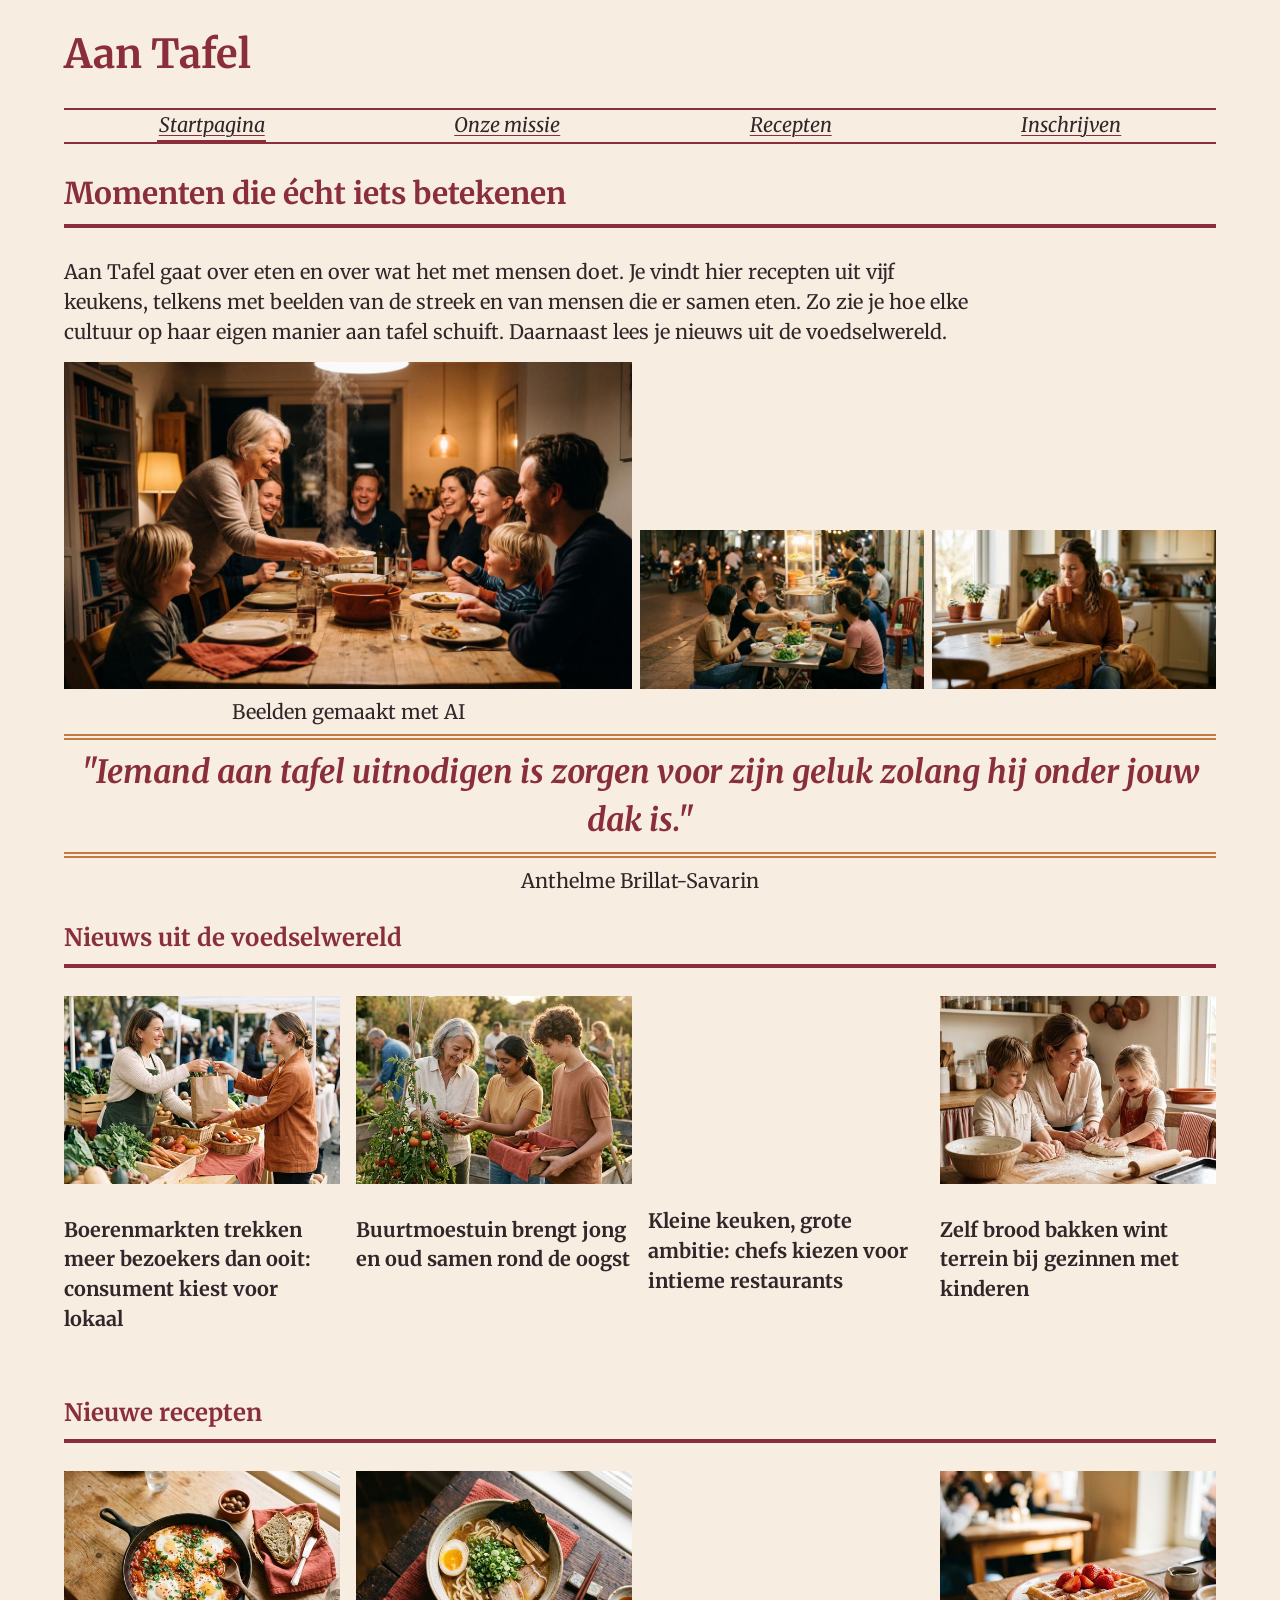
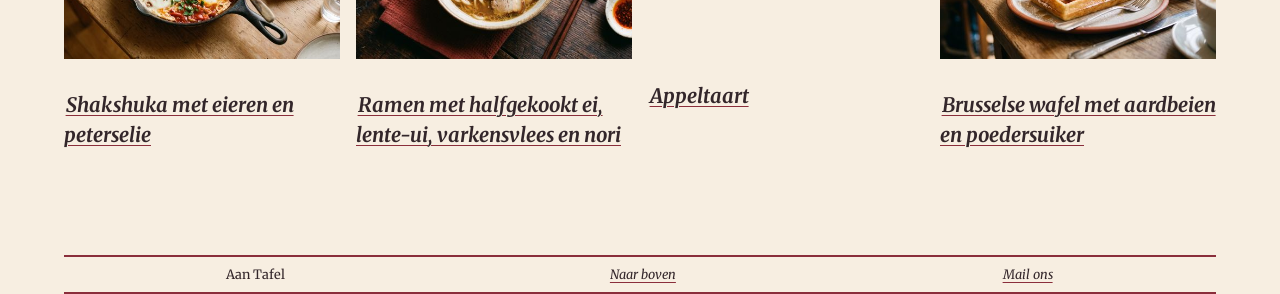
<file: index.html>
<!DOCTYPE html>
<html lang="nl">

<head>
    <meta charset="UTF-8">
    <meta name="viewport" content="width=device-width, initial-scale=1.0">
    <link rel="stylesheet" href="style.css">
    <title>Aan Tafel: startpagina</title>
</head>

<body>
    <header id="header">
        <h1>Aan Tafel</h1>
        <nav aria-label="Hoofdmenu">
            <ul>
                <li id="current" class="make-header-underlining">
                    <a aria-current="page" href="index.html">Startpagina</a>
                </li>
                <li class="make-header-underlining">
                    <a href="onze-missie.html">Onze missie</a>
                </li>
                <li>
                    <a href="recepten.html">Recepten</a>
                </li>
                <li>
                    <a href="inschrijven.html">Inschrijven</a>
                </li>
            </ul>
        </nav>
    </header>


    <main>


        <section class="homepage-top-pics">

            <h2>Momenten die écht iets betekenen</h2>
            <p>Aan Tafel gaat over eten en over wat het met mensen doet.
                Je vindt hier recepten uit vijf keukens, telkens met beelden van de streek
                en van mensen die er samen eten.
                Zo zie je hoe elke cultuur op haar eigen manier aan tafel schuift.
                Daarnaast lees je nieuws uit de voedselwereld.
            </p>


            <figure>

                <picture class="spans-for-tablet-desktop">
                    <source media="(min-width: 1024px)" srcset="img/startpagina/desktop/h1.jpg">
                    <source media="(min-width: 600px)" srcset="img/startpagina/tablet/h1.jpg">
                    <img src="img/startpagina/mobiel/h1.jpg" alt="Oma dient een dampend gerecht op aan een lachende familie van drie generaties.">
                </picture>

                <picture class="visible-from-tablet">
                    <source media="(min-width: 1024px)" srcset="img/startpagina/desktop/h2.jpg">
                    <img src="img/startpagina/tablet/h2.jpg" alt="Koppel deelt pasta en rode wijn aan een geruit tafelkleed in een trattoria.">
                </picture>

                <picture class="visible-from-tablet">
                    <source media="(min-width: 1024px)" srcset="img/startpagina/desktop/h3.jpg">
                    <img src="img/startpagina/tablet/h3.jpg" alt="Twee koppels delen mezze en vis op een terras aan zee bij zonsondergang.">
                </picture>

                <picture class="visible-from-desktop">
                    <img src="img/startpagina/desktop/h4.jpg" alt="Vrienden zitten 's avonds op lage plastic krukjes aan een straatkraampje in Hanoi en delen kommen pho en verse kruiden.">
                </picture>

                <picture class="visible-from-desktop">
                    <img src="img/startpagina/desktop/h5.jpg" alt="Vrouw ontbijt met koffie aan de keukentafel terwijl haar golden retriever zijn kop op haar knie legt">
                </picture>

                <figcaption>Beelden gemaakt met AI</figcaption>

            </figure>

        </section>


        <figure>

            <blockquote>
                <p>"Iemand aan tafel uitnodigen is zorgen voor zijn geluk zolang
                    hij onder jouw dak is."
                </p>

            </blockquote>

            <figcaption>Anthelme Brillat-Savarin</figcaption>

        </figure>

        <section class="news news-new-recipes">
            <h3>Nieuws uit de voedselwereld</h3>

            <!-- This news section is placeholder content. It would require
             another page. Which was beyond the scope of this project. Given time constraints I stuck to four pages.
             The four pages should show that I could make that news page if it was necessary.
             I didn't want to add "fake" links. So I just made the headers without them. -->
            <article>
                <picture>
                    <source media="(min-width: 1024px)" srcset="img/startpagina/desktop/n1.jpg">
                    <source media="(min-width: 600px)" srcset="img/startpagina/tablet/n1.jpg">
                    <img loading="lazy" src="img/startpagina/mobiel/n1.jpg"
                        alt="Verkoopster geeft een klant een papieren zak groenten mee op een boerenmarkt.">
                </picture>
                <h4>Boerenmarkten trekken meer bezoekers dan ooit: consument kiest voor lokaal</h4>
            </article>

            <article>
                <picture>
                    <source media="(min-width: 1024px)" srcset="img/startpagina/desktop/n2.jpg">
                    <source media="(min-width: 600px)" srcset="img/startpagina/tablet/n2.jpg">
                    <img loading="lazy" src="img/startpagina/mobiel/n2.jpg"
                        alt="Buren van verschillende leeftijden oogsten samen tomaten in een buurttuin.">
                </picture>
                <h4>Buurtmoestuin brengt jong en oud samen rond de oogst</h4>
            </article>

            <article class="visible-from-tablet">
                <picture>
                    <source media="(min-width: 1024px)" srcset="img/startpagina/desktop/n3.jpg">
                    <img loading="lazy" src="img/startpagina/tablet/n3.jpg"
                        alt="Chef werkt met een pincet een bord af in een kleine restaurantkeuken.">
                </picture>
                <h4>Kleine keuken, grote ambitie: chefs kiezen voor intieme restaurants</h4>
            </article>

            <article class="visible-from-desktop">

                <picture>
                    <img loading="lazy" src="img/startpagina/desktop/n4.jpg" alt="Moeder en twee kinderen kneden samen brooddeeg op een bebloemde tafel.">
                </picture>

                <h4>Zelf brood bakken wint terrein bij gezinnen met kinderen</h4>
            </article>

        </section>


        <section class="new-recipes news-new-recipes">

            <h3>Nieuwe recepten</h3>

            <article>
                <picture>
                    <source media="(min-width: 1024px)" srcset="img/startpagina/desktop/r1.jpg">
                    <source media="(min-width: 600px)" srcset="img/startpagina/tablet/r1.jpg">
                    <img loading="lazy" src="img/startpagina/mobiel/r1.jpg"
                        alt="Shakshuka in een gietijzeren pan, met brood ernaast.">
                </picture>
                <h4><a href="recepten.html#shakshuka">Shakshuka met eieren en peterselie</a></h4>
            </article>

            <article>
                <picture>
                    <source media="(min-width: 1024px)" srcset="img/startpagina/desktop/r2.jpg">
                    <source media="(min-width: 600px)" srcset="img/startpagina/tablet/r2.jpg">
                    <img loading="lazy" src="img/startpagina/mobiel/r2.jpg" alt="Ramen in een kom.">
                </picture>
                <h4><a href="recepten.html#ramen">Ramen met halfgekookt ei, lente-ui, varkensvlees en nori</a></h4>
            </article>

            <article class="visible-from-tablet">
                <picture>
                    <source media="(min-width: 1024px)" srcset="img/startpagina/desktop/r3.jpg">
                    <img loading="lazy" src="img/startpagina/tablet/r3.jpg"
                        alt="Appeltaart met rasterdeeg op een geruit doek, met een stuk op een bordje.">
                </picture>
                <h4><a href="recepten.html#apple-pie">Appeltaart</a></h4>
            </article>

            <article class="visible-from-desktop">

                <picture>
                    <img loading="lazy" src="img/startpagina/desktop/r4.jpg" alt="Brusselse wafel in een gezellig café.">
                </picture>

                <h4><a href="recepten.html#waffle">Brusselse wafel met aardbeien en poedersuiker</a></h4>
            </article>

        </section>

    </main>


    <footer>

        <p>Aan Tafel</p>

        <a href="#header">Naar boven</a>

        <address>
            <a href="mailto:jonathan.smeets@student.ucll.be">Mail ons</a>
        </address>

    </footer>


</body>

</html>
</file>
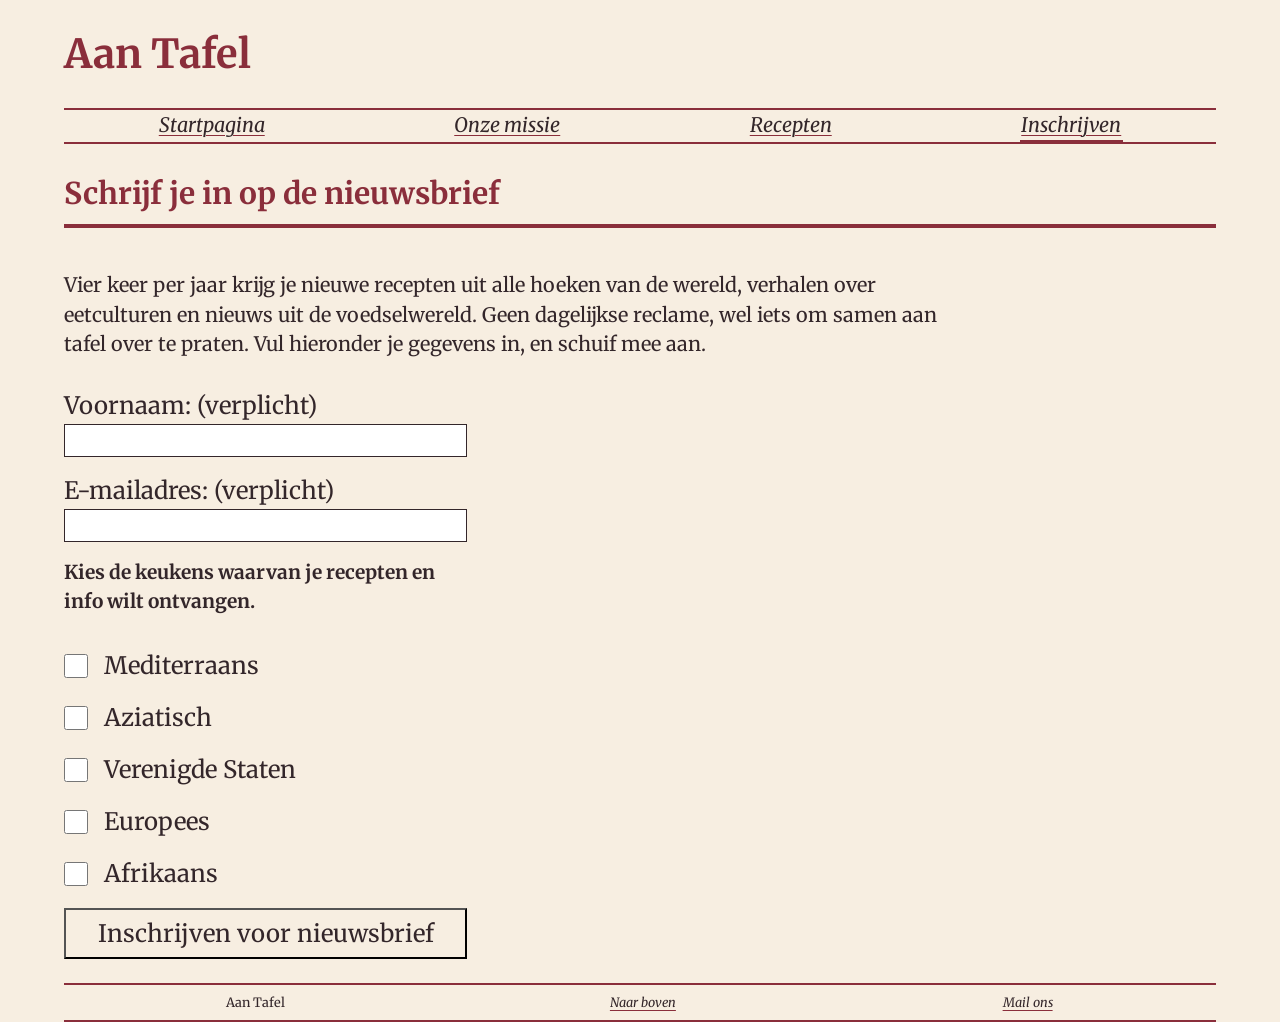
<file: inschrijven.html>
<!DOCTYPE html>
<html lang="nl">
<head>
    <meta charset="UTF-8">
    <meta name="viewport" content="width=device-width, initial-scale=1.0">
    <link rel="stylesheet" href="style.css">
    <title>Aan Tafel: Inschrijven</title>
</head>
<body>
    <header id="header">
        <h1>Aan Tafel</h1>
        <nav aria-label="Hoofdmenu">
            <ul>
                <li class="make-header-underlining">
                    <a href="index.html">Startpagina</a>
                </li>
                <li class="make-header-underlining">
                    <a href="onze-missie.html">Onze missie</a>
                </li>
                <li>
                    <a href="recepten.html">Recepten</a>
                </li>
                <li id="current">
                    <a  aria-current="page" href="inschrijven.html">Inschrijven</a>
                </li>
            </ul>
        </nav>
    </header>


    <main>

        <section class="subscription">

            <h2>Schrijf je in op de nieuwsbrief</h2>

            <p>Vier keer per jaar krijg je nieuwe recepten uit alle hoeken van de wereld,
                verhalen over eetculturen en nieuws uit de voedselwereld.
                Geen dagelijkse reclame, wel iets om samen aan tafel over te praten.
                Vul hieronder je gegevens in, en schuif mee aan.
            </p>

            <form action="#" method="post">
                <div>
                    <label for="voornaam">Voornaam: (verplicht)</label>
                    <input type="text" id="voornaam" required maxlength="100" name="voornaam">
                </div>

                <div>
                    <label for="e-mailadres">E-mailadres: (verplicht)</label>
                    <input type="email" id="e-mailadres" required maxlength="254" name="e-mailadres">
                </div>
                <fieldset>
                    <legend>Kies de keukens waarvan je recepten en info wilt ontvangen.</legend>

                    <div class="checkbox-section">
                        <input type="checkbox" id="optie-Mediterraans" name="optie-Mediterraans">
                        <label for="optie-Mediterraans">Mediterraans</label>
                        <input type="checkbox" id="optie-Aziatisch" name="optie-Aziatisch">
                        <label for="optie-Aziatisch">Aziatisch</label>
                        <input type="checkbox" id="optie-Verenigde-Staten" name="optie-Verenigde-Staten">
                        <label for="optie-Verenigde-Staten">Verenigde Staten</label>
                        <input type="checkbox" id="optie-Europees" name="optie-Europees">
                        <label for="optie-Europees">Europees</label>
                        <input type="checkbox" id="optie-Afrikaans" name="optie-Afrikaans">
                        <label for="optie-Afrikaans">Afrikaans</label>
                    </div>
                </fieldset>


                <button type="submit">Inschrijven voor nieuwsbrief</button>
            </form>

        </section>

    </main>



    <footer>

        <p>Aan Tafel</p>

        <a href="#header">Naar boven</a>

        <address>
            <a href="mailto:jonathan.smeets@student.ucll.be">Mail ons</a>
        </address>

    </footer>

</body>
</html>
</file>
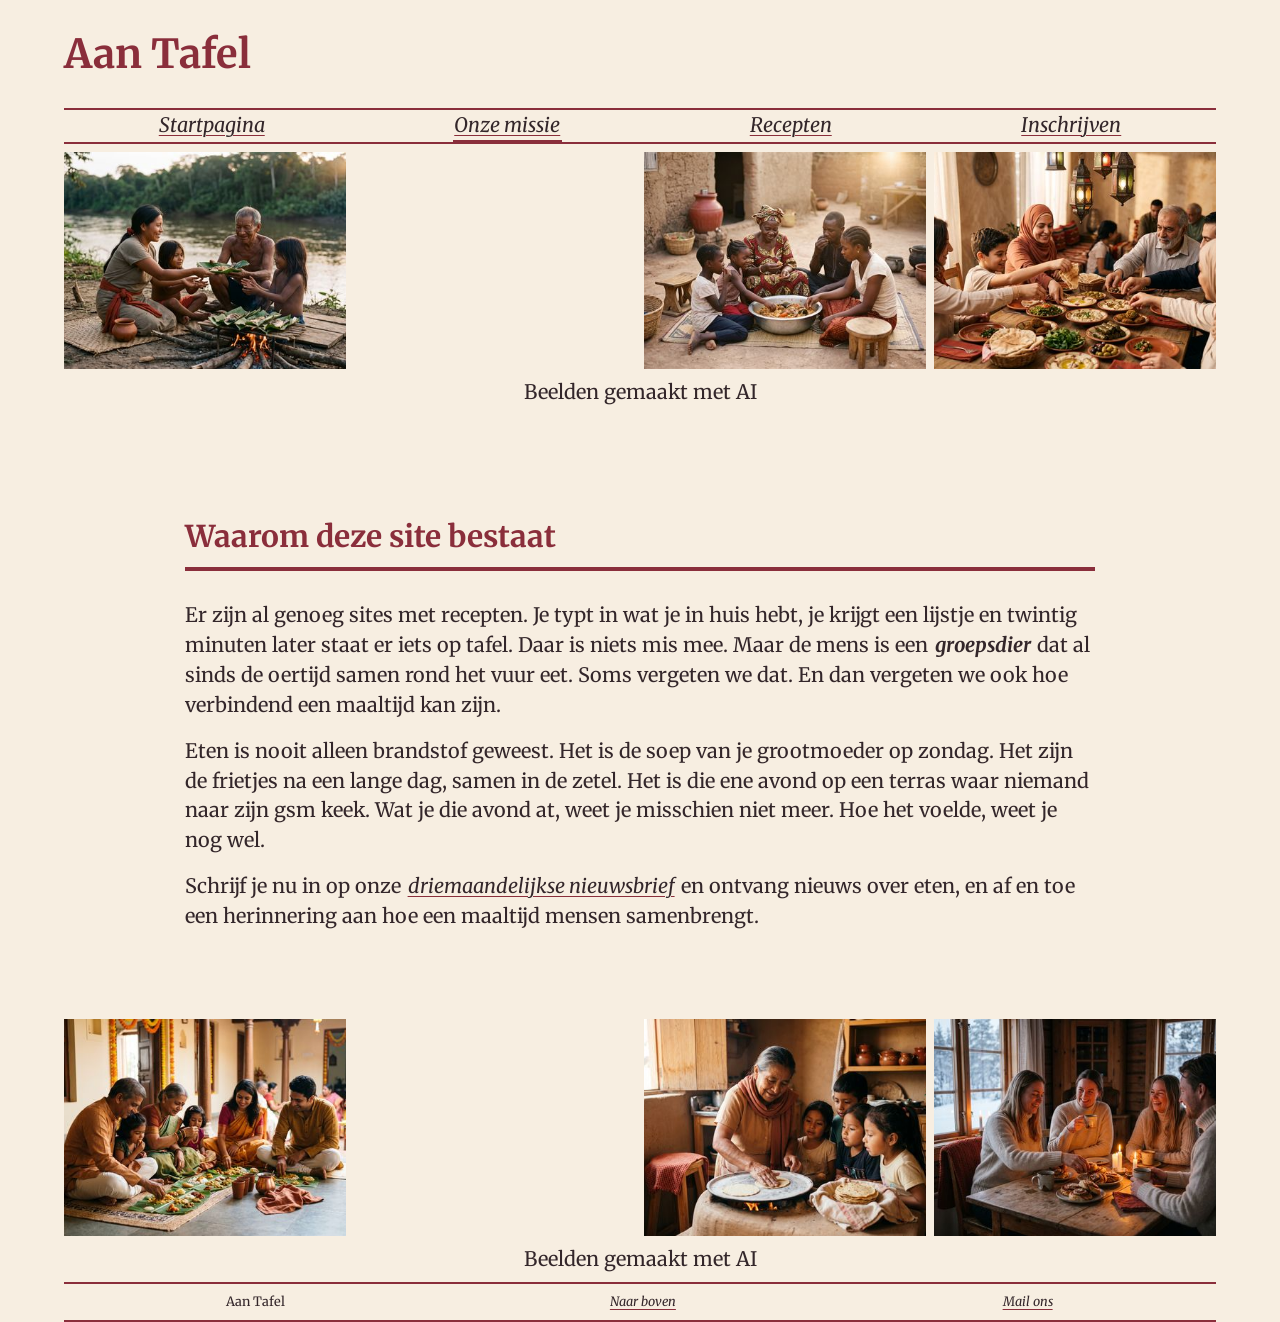
<file: onze-missie.html>
<!DOCTYPE html>
<html lang="nl">
<head>
    <meta charset="UTF-8">
    <meta name="viewport" content="width=device-width, initial-scale=1.0">
    <link rel="stylesheet" href="style.css">
    <title>Aan Tafel: Onze Missie</title>
</head>
<body>
    <header id="header">
        <h1>Aan Tafel</h1>
        <nav aria-label="Hoofdmenu">
            <ul>
                <li class="make-header-underlining">
                    <a href="index.html">Startpagina</a>
                </li>
                <li id="current" class="make-header-underlining">
                    <a aria-current="page" href="onze-missie.html">Onze missie</a>
                </li>
                <li>
                    <a href="recepten.html">Recepten</a>
                </li>
                <li>
                    <a href="inschrijven.html">Inschrijven</a>
                </li>
            </ul>
        </nav>
    </header>


    <main>

        <figure class="mission-top-pics mission-tb-pics">
            <picture>
                <source media="(min-width: 1024px)" srcset="img/onze-missie/desktop/m1.jpg">
                <source media="(min-width: 600px)"  srcset="img/onze-missie/tablet/m1.jpg">
                <img src="img/onze-missie/mobiel/m1.jpg" alt="Familie grilt vis in bladeren boven een vuur aan de oever van een rivier in het Amazonegebied">
            </picture>

            <picture class="visible-from-tablet">
                <source media="(min-width: 1024px)" srcset="img/onze-missie/desktop/m2.jpg">
                <img src="img/onze-missie/tablet/m2.jpg" alt="Twee vriendinnen praten bij koffie en taart in een diner in New York">
            </picture>

            <picture class="visible-from-desktop">
                <img src="img/onze-missie/desktop/m3.jpg" alt="Familie in West-Afrika zit op een mat rond één grote schaal eten">
            </picture>

            <picture class="visible-from-desktop">
                <img src="img/onze-missie/desktop/m5.jpg" alt="Familie in het Midden-Oosten deelt mezze en platbrood aan een tafel vol schaaltjes">
            </picture>

            <figcaption>Beelden gemaakt met AI</figcaption>

        </figure>

        <article class="mission">
            <h2>Waarom deze site bestaat</h2>
            <p>Er zijn al genoeg sites met recepten. Je typt in wat je in huis hebt, je krijgt een lijstje en twintig minuten later staat er iets op tafel. Daar is niets mis mee.
                Maar de mens is een <em>groepsdier</em> dat al sinds de oertijd samen rond het vuur eet. Soms vergeten we dat. En dan vergeten we ook hoe verbindend een maaltijd kan zijn.</p>
            <p>Eten is nooit alleen brandstof geweest. Het is de soep van je grootmoeder op zondag. Het zijn de frietjes na een lange dag, samen in de zetel. Het is die ene avond op een
                terras waar niemand naar zijn gsm keek. Wat je die avond at, weet je misschien niet meer. Hoe het voelde, weet je nog wel.</p>

            <p>
                Schrijf je nu in op onze <a href="inschrijven.html">driemaandelijkse nieuwsbrief</a> en ontvang nieuws over eten, en af en toe een herinnering aan hoe een maaltijd mensen samenbrengt.</p>
        </article>

        <figure class="mission-bottom-pics mission-tb-pics">
            <picture>
                <source media="(min-width: 1024px)" srcset="img/onze-missie/desktop/m6.jpg">
                <source media="(min-width: 600px)" srcset="img/onze-missie/tablet/m6.jpg">
                <img loading="lazy" src="img/onze-missie/mobiel/m6.jpg" alt="Indiaas gezin eet op de vloer van bananenbladeren, tussen feestelijke bloemenslingers">
            </picture>

            <picture class="visible-from-tablet">
                <source media="(min-width: 1024px)" srcset="img/onze-missie/desktop/m4.jpg">
                <img loading="lazy" src="img/onze-missie/tablet/m4.jpg" alt="Japans gezin aan een lage tafel rond een dampende nabe">
            </picture>

            <picture class="visible-from-desktop">
                <img loading="lazy" src="img/onze-missie/desktop/m7.jpg" alt="Mexicaanse oma bakt tortilla's terwijl haar kleinkinderen toekijken">
            </picture>

            <picture class="visible-from-desktop">
                <img loading="lazy" src="img/onze-missie/desktop/m8.jpg" alt="Vrienden houden fika met koffie en gebak in een houten hut, met sneeuw achter het raam">
            </picture>

            <figcaption>Beelden gemaakt met AI</figcaption>

        </figure>


    </main>

    <footer>

        <p>Aan Tafel</p>

        <a href="#header">Naar boven</a>

        <address>
            <a href="mailto:jonathan.smeets@student.ucll.be">Mail ons</a>
        </address>

    </footer>


</body>
</html>
</file>
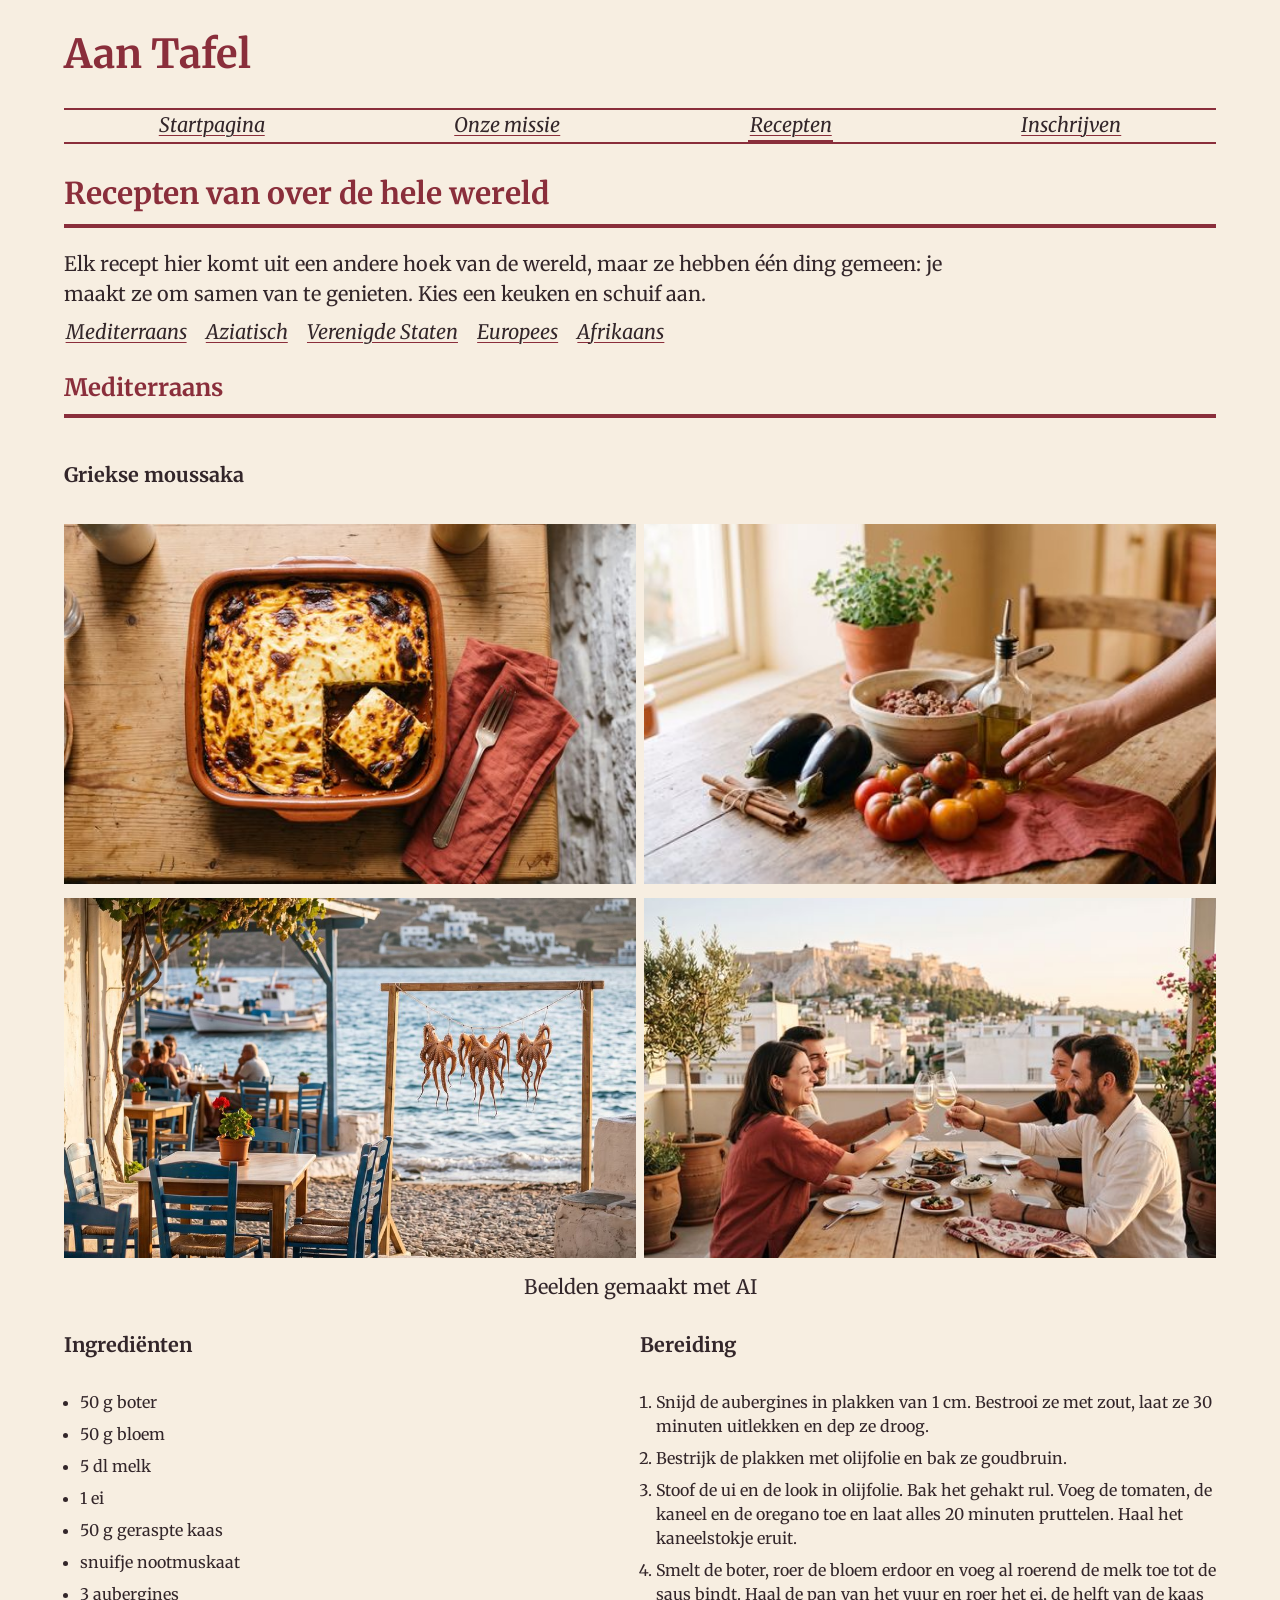
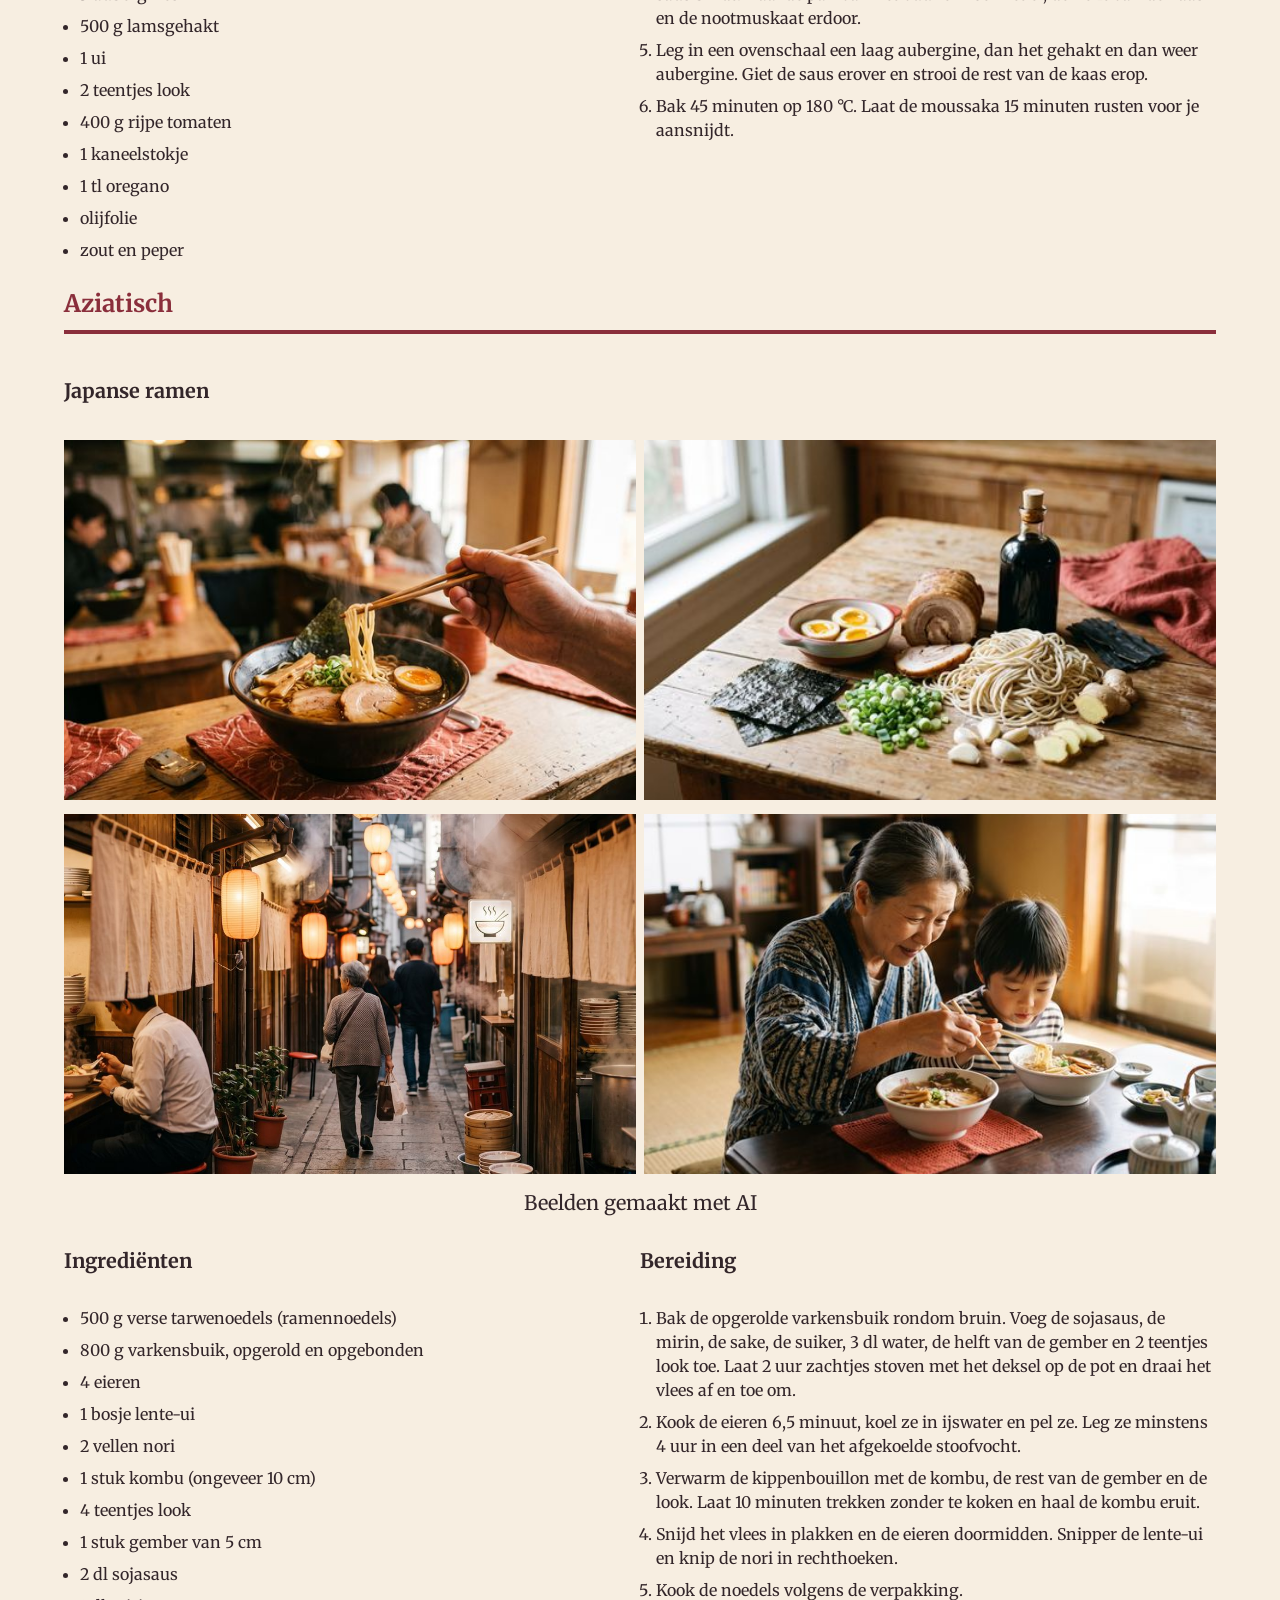
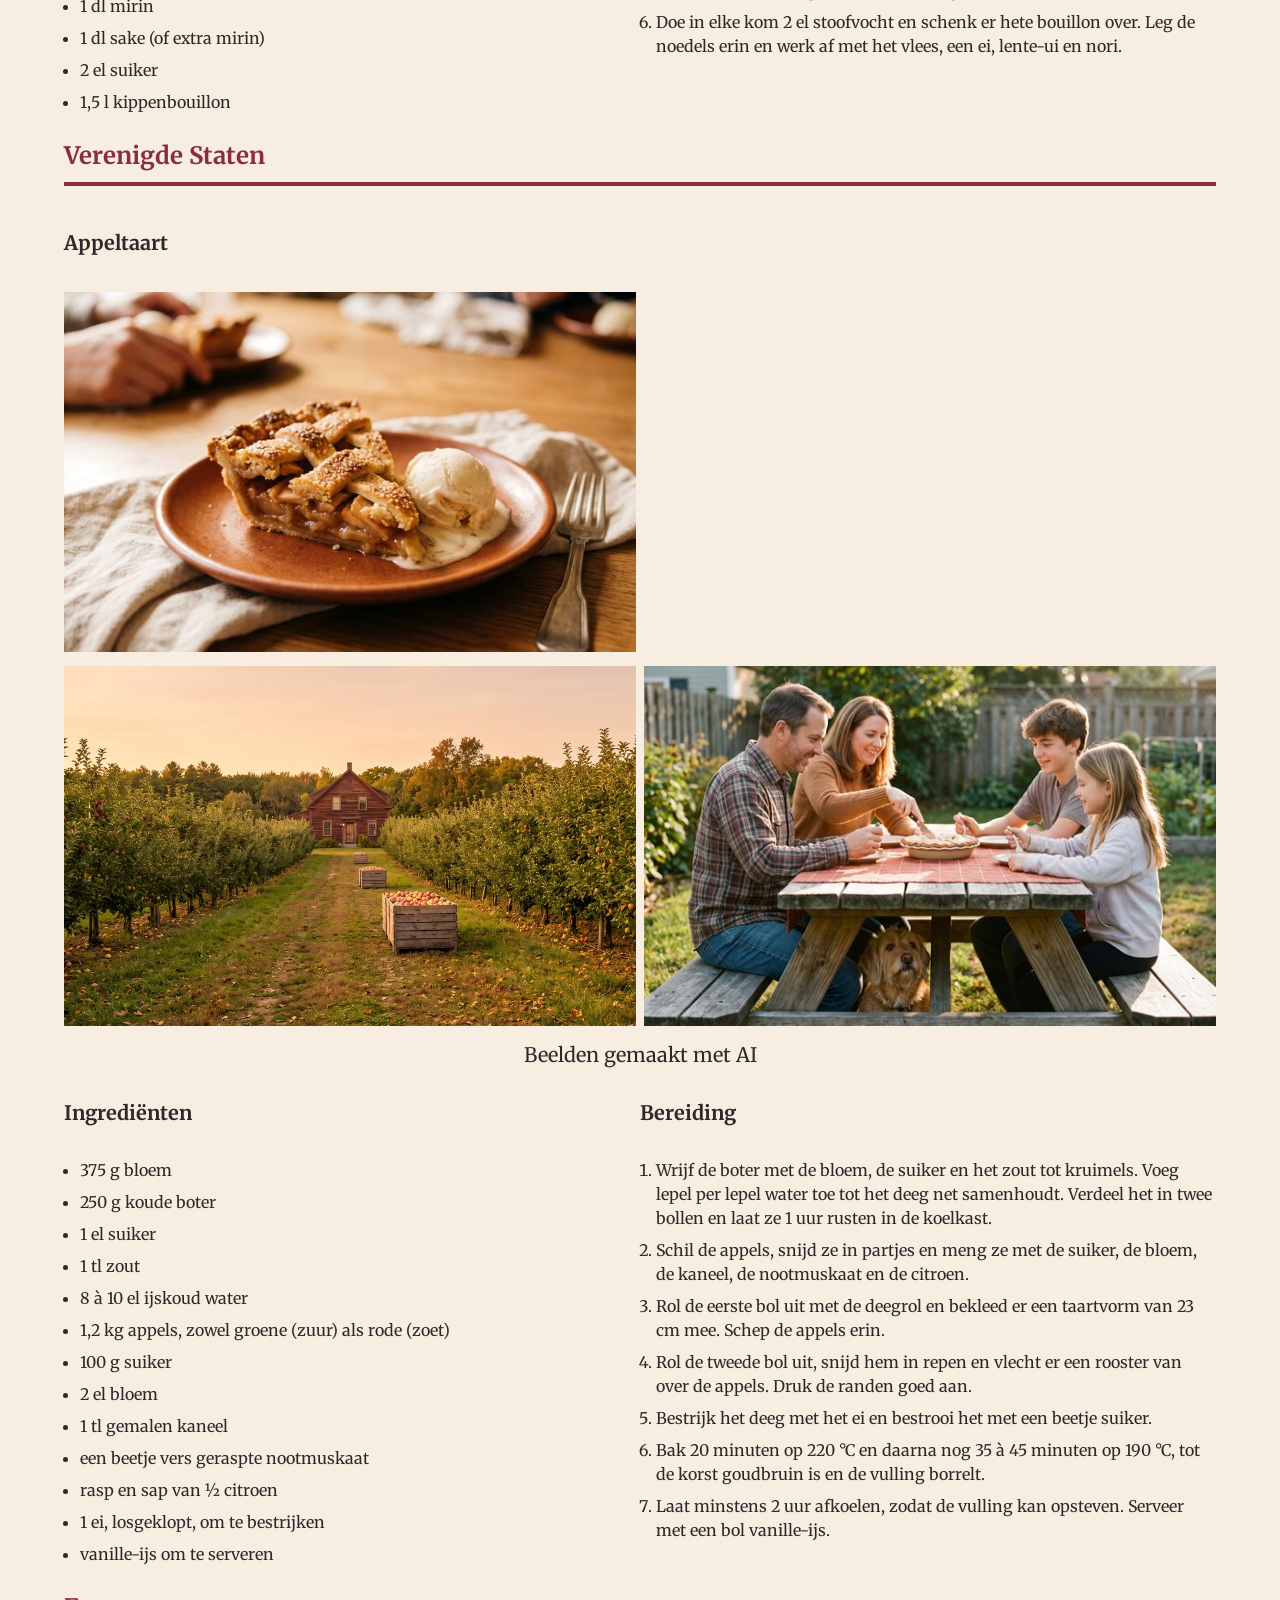
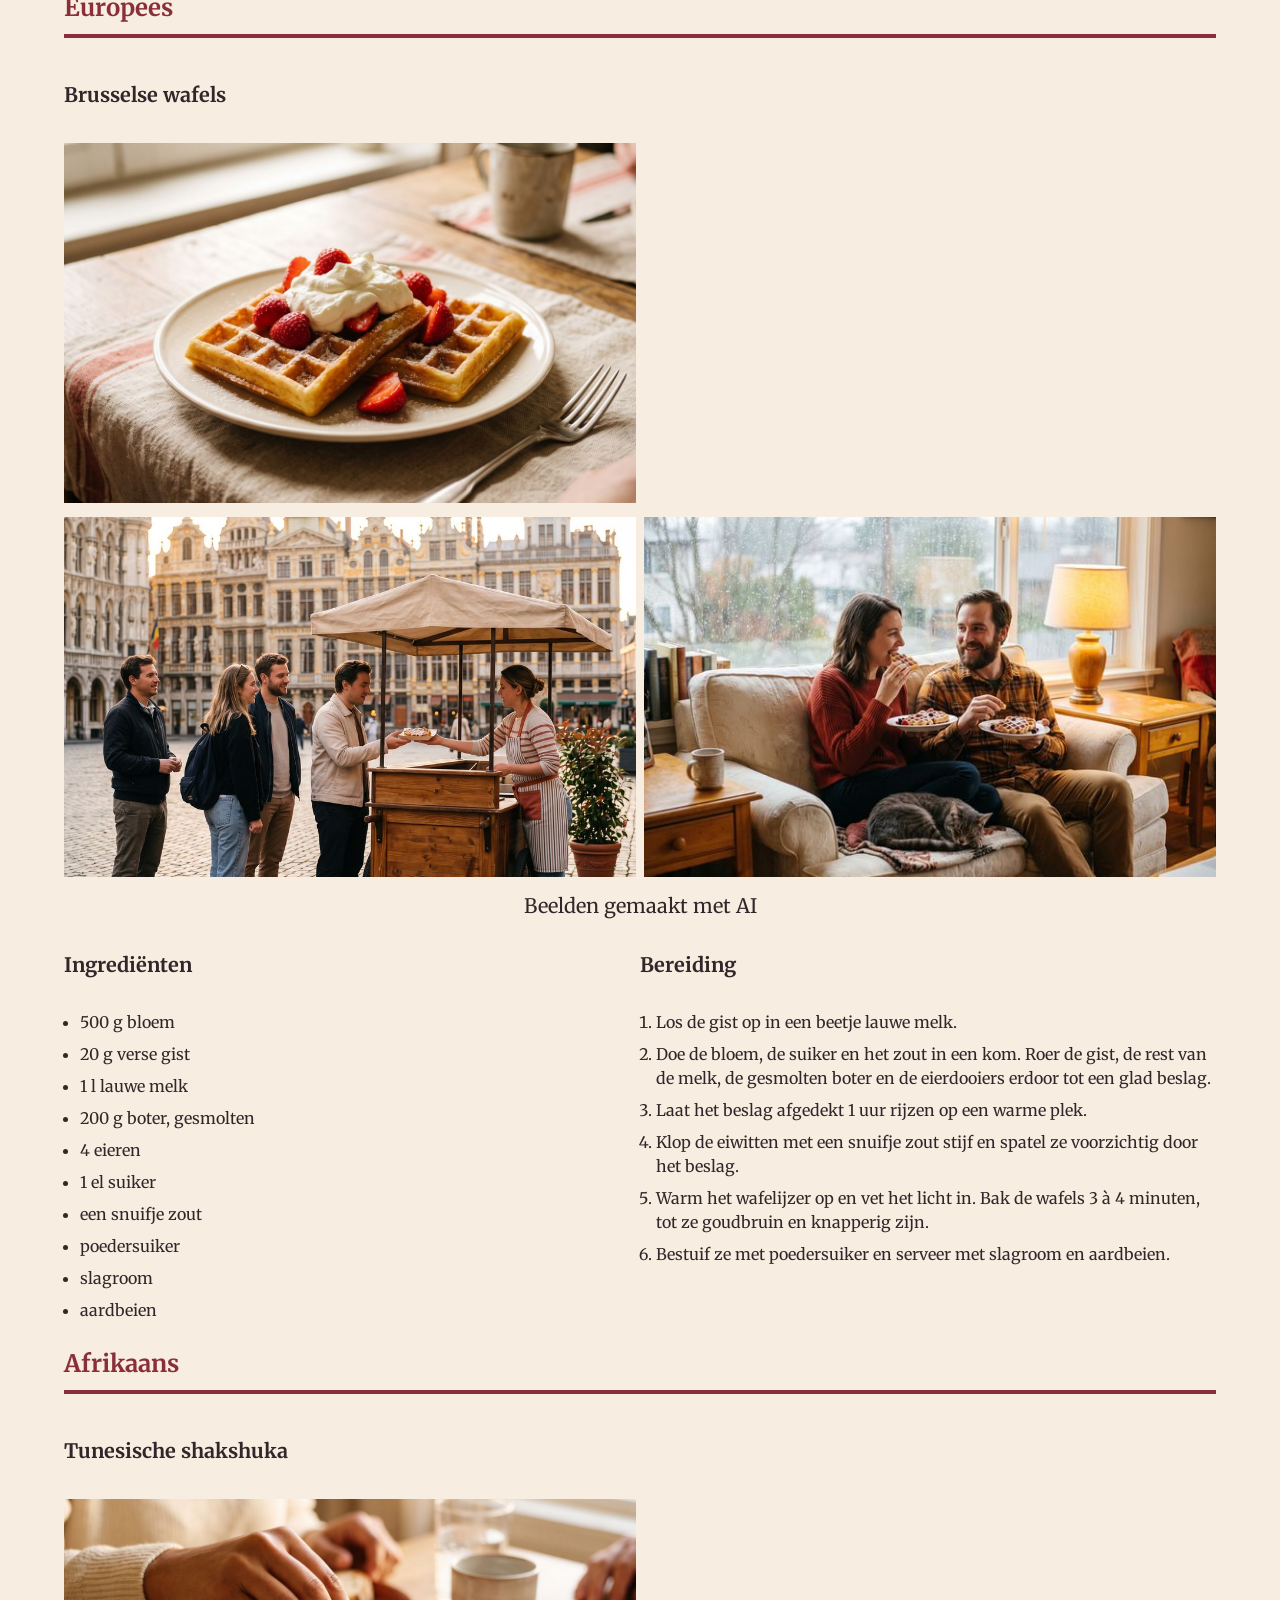
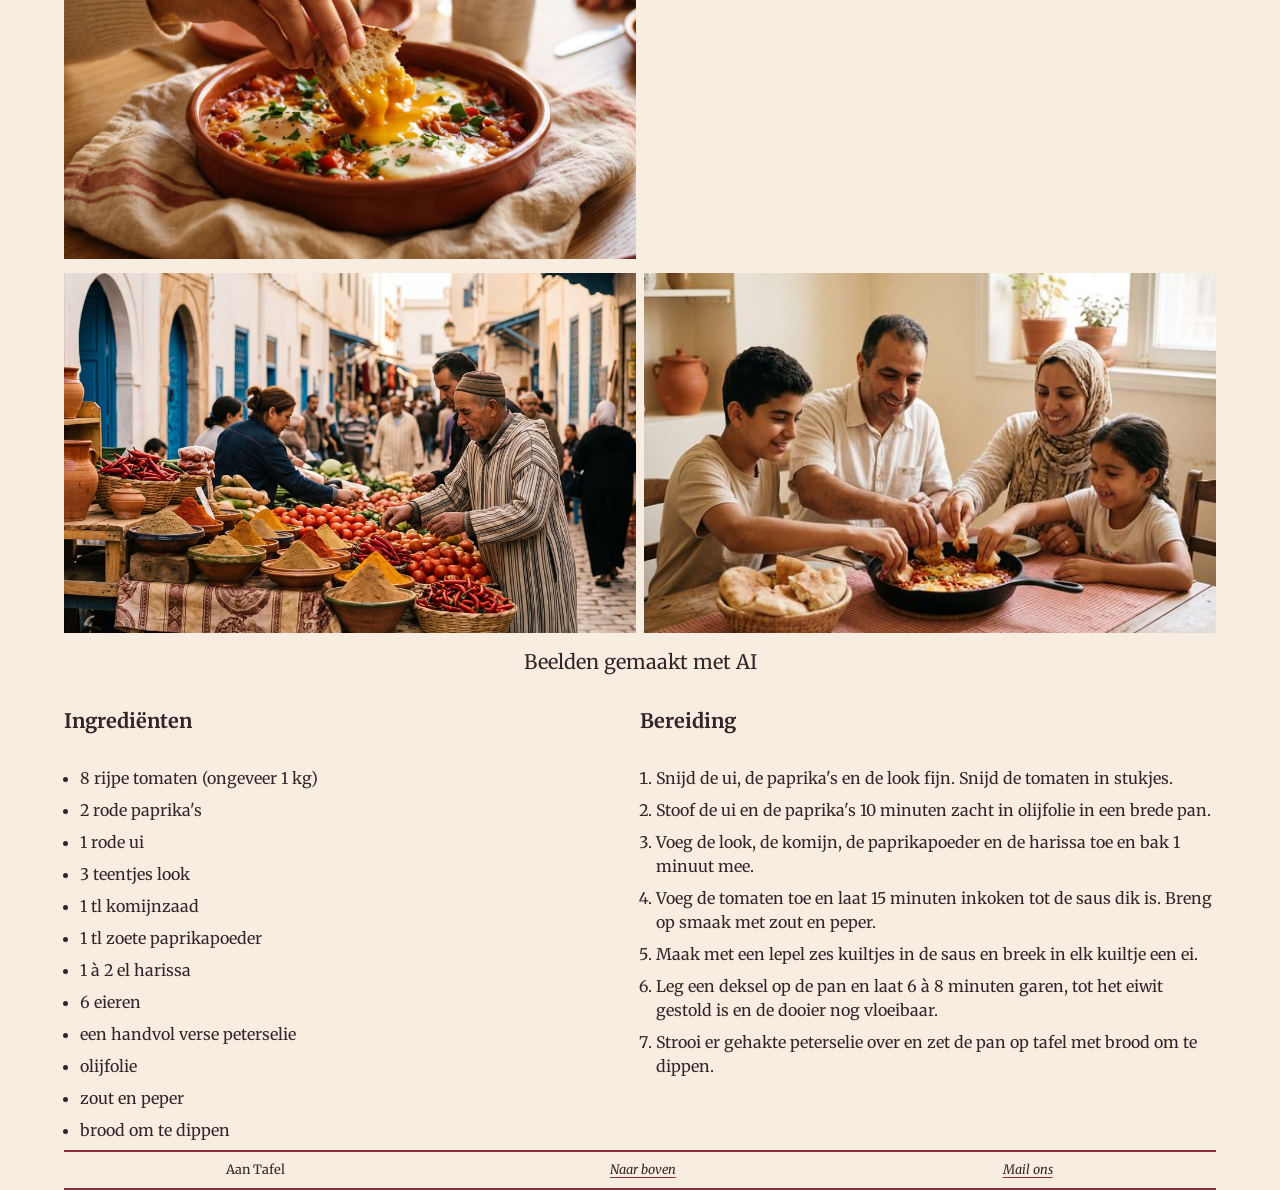
<file: recepten.html>
<!DOCTYPE html>
<html lang="nl">

<head>
    <meta charset="UTF-8">
    <meta name="viewport" content="width=device-width, initial-scale=1.0">
    <link rel="stylesheet" href="style.css">
    <title>Aan Tafel: Recepten</title>
</head>

<body>
    <header id="header">
        <h1>Aan Tafel</h1>
        <nav aria-label="Hoofdmenu">
            <ul>
                <li class="make-header-underlining">
                    <a href="index.html">Startpagina</a>
                </li>
                <li class="make-header-underlining">
                    <a href="onze-missie.html">Onze missie</a>
                </li>
                <li id="current">
                    <a aria-current="page" href="recepten.html">Recepten</a>
                </li>
                <li>
                    <a href="inschrijven.html">Inschrijven</a>
                </li>
            </ul>
        </nav>
    </header>


    <main>


        <h2>Recepten van over de hele wereld</h2>
        <p>Elk recept hier komt uit een andere hoek van de wereld, maar ze hebben één ding gemeen: je maakt ze om samen
            van te genieten. Kies een keuken en schuif aan.</p>

        <nav aria-label="keukens">
            <ul class="recipes-ul">
                <li><a href="#mediterranean-recipes">Mediterraans</a>
                </li>
                <li><a href="#asian-recipes">Aziatisch</a>
                </li>
                <li><a href="#usa-recipes">Verenigde Staten</a>
                </li>
                <li><a href="#european-recipes">Europees</a>
                </li>
                <li><a href="#african-recipes">Afrikaans</a>
                </li>
            </ul>
        </nav>

        <section id="mediterranean-recipes">

            <h3>Mediterraans</h3>

            <article class="recipe-article">
                <h4>Griekse moussaka</h4>

                <figure>

                    <picture>
                        <source media="(min-width: 1024px)" srcset="img/recepten/desktop/c1a.jpg">
                        <source media="(min-width: 600px)" srcset="img/recepten/tablet/c1a.jpg">
                        <img src="img/recepten/mobiel/c1a.jpg"
                            alt="Griekse moussaka in een aardewerken ovenschaal, met één stuk eruit">
                    </picture>

                    <picture class="visible-from-tablet">
                        <source media="(min-width: 1024px)" srcset="img/recepten/desktop/c1d.jpg">
                        <img src="img/recepten/tablet/c1d.jpg"
                            alt="Ingrediënten voor moussaka: aubergines, gehakt, tomaten, kaneelstokjes en olijfolie">
                    </picture>

                    <picture class="visible-from-desktop">
                        <img loading="lazy" src="img/recepten/desktop/c1b.jpg" alt="Griekse taverne aan zee met blauwe stoelen en octopussen die in de zon drogen">
                    </picture>

                    <picture class="visible-from-desktop">
                        <img loading="lazy" src="img/recepten/desktop/c1c.jpg" alt="Vrienden klinken op een dakterras in Athene, met de Akropolis op de achtergrond">
                    </picture>

                    <figcaption>Beelden gemaakt met AI</figcaption>

                </figure>

                <div>

                    <section class="ingredient-section">
                        <h5>Ingrediënten</h5>
                        <ul>
                            <li>50 g boter</li>
                            <li>50 g bloem</li>
                            <li>5 dl melk</li>
                            <li>1 ei</li>
                            <li>50 g geraspte kaas</li>
                            <li>snuifje
                                nootmuskaat</li>
                            <li>3 aubergines</li>
                            <li>500 g lamsgehakt</li>
                            <li>1 ui</li>
                            <li>2 teentjes look</li>
                            <li>400 g rijpe tomaten</li>
                            <li>1 kaneelstokje</li>
                            <li>1 tl oregano</li>
                            <li>olijfolie</li>
                            <li>zout en peper</li>
                        </ul>
                    </section>

                    <section class="prep-section">
                        <h5>Bereiding</h5>
                        <ol>
                            <li>Snijd de aubergines in plakken van 1 cm. Bestrooi ze met zout, laat ze 30 minuten
                                uitlekken en dep ze droog.</li>
                            <li>Bestrijk de plakken met olijfolie en bak ze goudbruin.</li>
                            <li>Stoof de ui en de look in olijfolie. Bak het gehakt rul. Voeg de tomaten, de kaneel en
                                de oregano toe en laat alles 20 minuten pruttelen. Haal het kaneelstokje eruit.</li>
                            <li>Smelt de boter, roer de bloem erdoor en voeg al roerend de melk toe tot de saus bindt.
                                Haal de pan van het vuur en roer het ei, de helft van de kaas en de nootmuskaat erdoor.
                            </li>
                            <li>Leg in een ovenschaal een laag aubergine, dan het gehakt en dan weer aubergine. Giet de
                                saus erover en strooi de rest van de kaas erop.</li>
                            <li>Bak 45 minuten op 180 °C. Laat de moussaka 15 minuten rusten voor je aansnijdt.</li>
                        </ol>
                    </section>

                </div>

            </article>
        </section>


        <section id="asian-recipes">

            <h3>Aziatisch</h3>

            <article class="recipe-article">
                <h4 id="ramen">Japanse ramen</h4>

                <figure>

                    <picture>
                        <source media="(min-width: 1024px)" srcset="img/recepten/desktop/c2a.jpg">
                        <source media="(min-width: 600px)" srcset="img/recepten/tablet/c2a.jpg">
                        <img loading="lazy" src="img/recepten/mobiel/c2a.jpg"
                            alt="Kom ramen met varkensvlees, een ei en lente-ui aan een ramenbar">
                    </picture>

                    <picture class="visible-from-tablet">
                        <source media="(min-width: 1024px)" srcset="img/recepten/desktop/c2d.jpg">
                        <img loading="lazy" src="img/recepten/tablet/c2d.jpg"
                            alt="Ingrediënten voor ramen: noedels, varkensbuik, eieren, lente-ui, nori, kombu, look, gember">
                    </picture>

                    <picture class="visible-from-desktop"><img loading="lazy" src="img/recepten/desktop/c2b.jpg" alt="Smal steegje in Japan met ramenzaakjes en papieren lantaarns"></picture>

                    <picture class="visible-from-desktop"><img loading="lazy" src="img/recepten/desktop/c2c.jpg" alt="Japanse oma leert haar kleinzoon ramen eten met stokjes"></picture>

                    <figcaption>Beelden gemaakt met AI</figcaption>

                </figure>

                <div>

                    <section class="ingredient-section">
                        <h5>Ingrediënten</h5>
                        <ul>
                            <li>500 g verse tarwenoedels (ramennoedels)</li>
                            <li>800 g varkensbuik, opgerold en opgebonden</li>
                            <li>4 eieren</li>
                            <li>1 bosje lente-ui</li>
                            <li>2 vellen nori</li>
                            <li>1 stuk kombu (ongeveer 10 cm)</li>
                            <li>4 teentjes look</li>
                            <li>1 stuk gember van 5 cm</li>
                            <li>2 dl sojasaus</li>
                            <li>1 dl mirin</li>
                            <li>1 dl sake (of extra mirin)</li>
                            <li>2 el suiker</li>
                            <li>1,5 l kippenbouillon</li>
                        </ul>
                    </section>

                    <section class="prep-section">
                        <h5>Bereiding</h5>
                        <ol>
                            <li>Bak de opgerolde varkensbuik rondom bruin. Voeg de sojasaus, de mirin, de sake, de
                                suiker, 3 dl water, de helft van de gember en 2 teentjes look toe. Laat 2 uur zachtjes
                                stoven met het deksel op de pot en draai het vlees af en toe om.</li>
                            <li>Kook de eieren 6,5 minuut, koel ze in ijswater en pel ze. Leg ze minstens 4 uur in een
                                deel van het afgekoelde stoofvocht.
                            </li>
                            <li>Verwarm de kippenbouillon met de kombu, de rest van de gember en de look. Laat 10
                                minuten trekken zonder te koken en haal de kombu eruit.</li>
                            <li>Snijd het vlees in plakken en de eieren doormidden. Snipper de lente-ui en knip de nori
                                in rechthoeken.</li>
                            <li>Kook de noedels volgens de verpakking.</li>
                            <li>Doe in elke kom 2 el stoofvocht en schenk er hete bouillon over. Leg de noedels erin en
                                werk af met het vlees, een ei, lente-ui en nori.</li>
                        </ol>
                    </section>

                </div>
            </article>
        </section>


        <section id="usa-recipes">

            <h3>Verenigde Staten</h3>

            <article class="recipe-article">

                <h4 id="apple-pie">Appeltaart</h4>

                <figure>

                    <picture>
                        <source media="(min-width: 1024px)" srcset="img/recepten/desktop/c3a.jpg">
                        <source media="(min-width: 600px)" srcset="img/recepten/tablet/c3a.jpg">
                        <img loading="lazy" src="img/recepten/mobiel/c3a.jpg" alt="Stuk appeltaart met een bol vanille-ijs">
                    </picture>

                    <picture class="visible-from-tablet">
                        <source media="(min-width: 1024px)" srcset="img/recepten/desktop/c3d.jpg">
                        <img loading="lazy" src="img/recepten/tablet/c3d.jpg"
                            alt="Ingrediënten voor appeltaart: appels, bloem, boter, suiker, kaneel, nootmuskaat en citroen">
                    </picture>

                    <picture class="visible-from-desktop"><img loading="lazy" src="img/recepten/desktop/c3b.jpg" alt="Appelboomgaard in de herfst met kisten vol appels en een rode boerderij"></picture>

                    <picture class="visible-from-desktop"><img loading="lazy" src="img/recepten/desktop/c3c.jpg" alt="Gezin deelt een appeltaart aan een picknicktafel in de tuin, met de hond eronder"></picture>

                    <figcaption>Beelden gemaakt met AI</figcaption>

                </figure>

                <div>

                    <section class="ingredient-section">
                        <h5>Ingrediënten</h5>
                        <ul>
                            <li>375 g bloem</li>
                            <li>250 g koude boter</li>
                            <li>1 el suiker</li>
                            <li>1 tl zout</li>
                            <li>8 à 10 el ijskoud water</li>
                            <li>1,2 kg appels, zowel groene (zuur) als rode (zoet)</li>
                            <li>100 g suiker</li>
                            <li>2 el bloem</li>
                            <li>1 tl gemalen kaneel</li>
                            <li>een beetje vers geraspte nootmuskaat</li>
                            <li>rasp en sap van ½ citroen</li>
                            <li>1 ei, losgeklopt, om te bestrijken</li>
                            <li>vanille-ijs om te serveren</li>
                        </ul>
                    </section>
                    <section class="prep-section">
                        <h5>Bereiding</h5>
                        <ol>
                            <li>Wrijf de boter met de bloem, de suiker en het zout tot kruimels. Voeg lepel per lepel
                                water toe tot het deeg net samenhoudt. Verdeel het in twee bollen en laat ze 1 uur
                                rusten in de koelkast.</li>
                            <li>Schil de appels, snijd ze in partjes en meng ze met de suiker, de bloem, de kaneel, de
                                nootmuskaat en de citroen.</li>
                            <li>Rol de eerste bol uit met de deegrol en bekleed er een taartvorm van 23 cm mee. Schep de
                                appels erin.</li>
                            <li>Rol de tweede bol uit, snijd hem in repen en vlecht er een rooster van over de appels.
                                Druk de randen goed aan.</li>
                            <li>Bestrijk het deeg met het ei en bestrooi het met een beetje suiker.</li>
                            <li>Bak 20 minuten op 220 °C en daarna nog 35 à 45 minuten op 190 °C, tot de korst goudbruin
                                is en de vulling borrelt.</li>
                            <li>Laat minstens 2 uur afkoelen, zodat de vulling kan opsteven. Serveer met een bol
                                vanille-ijs.</li>
                        </ol>
                    </section>

                </div>

            </article>

        </section>


        <section id="european-recipes">

            <h3>Europees</h3>

            <article class="recipe-article">

                <h4 id="waffle">Brusselse wafels</h4>

                <figure>

                    <picture>
                        <source media="(min-width: 1024px)" srcset="img/recepten/desktop/c4a.jpg">
                        <source media="(min-width: 600px)" srcset="img/recepten/tablet/c4a.jpg">
                        <img loading="lazy" src="img/recepten/mobiel/c4a.jpg"
                            alt="Twee Brusselse wafels met slagroom, aardbeien en poedersuiker">
                    </picture>

                    <picture class="visible-from-tablet">
                        <source media="(min-width: 1024px)" srcset="img/recepten/desktop/c4d.jpg">
                        <img loading="lazy" src="img/recepten/tablet/c4d.jpg"
                            alt="Ingrediënten voor Brusselse wafels: bloem, eieren, melk, boter, gist, suiker, zout en een wafelijzer">
                    </picture>

                    <picture class="visible-from-desktop"><img loading="lazy" src="img/recepten/desktop/c4b.jpg" alt="Vrienden kopen wafels aan een wafelkar op de Grote Markt in Brussel"></picture>

                    <picture class="visible-from-desktop"><img loading="lazy" src="img/recepten/desktop/c4c.jpg" alt="Koppel eet wafels in de zetel terwijl het regent, met de kat naast hen"></picture>

                    <figcaption>Beelden gemaakt met AI</figcaption>

                </figure>

                <div>

                    <section class="ingredient-section">
                        <h5>Ingrediënten</h5>
                        <ul>
                            <li>500 g bloem</li>
                            <li>20 g verse gist</li>
                            <li>1 l lauwe melk</li>
                            <li>200 g boter, gesmolten</li>
                            <li>4 eieren</li>
                            <li>1 el suiker</li>
                            <li>een snuifje zout</li>
                            <li>poedersuiker</li>
                            <li>slagroom</li>
                            <li>aardbeien</li>
                        </ul>
                    </section>

                    <section class="prep-section">
                        <h5>Bereiding</h5>
                        <ol>
                            <li>Los de gist op in een beetje lauwe melk.</li>
                            <li>Doe de bloem, de suiker en het zout in een kom. Roer de gist, de rest van de melk, de
                                gesmolten boter en de eierdooiers erdoor tot een glad beslag.</li>
                            <li>Laat het beslag afgedekt 1 uur rijzen op een warme plek.</li>
                            <li>Klop de eiwitten met een snuifje zout stijf en spatel ze voorzichtig door het beslag.
                            </li>
                            <li>Warm het wafelijzer op en vet het licht in. Bak de wafels 3 à 4 minuten, tot ze
                                goudbruin en knapperig zijn.</li>
                            <li>Bestuif ze met poedersuiker en serveer met slagroom en aardbeien.</li>
                        </ol>
                    </section>

                </div>

            </article>
        </section>


        <section  id="african-recipes">

            <h3>Afrikaans</h3>

            <article class="recipe-article">
                <h4 id="shakshuka">Tunesische shakshuka</h4>

                <figure>
                    <picture>
                        <source media="(min-width: 1024px)" srcset="img/recepten/desktop/c5a.jpg">
                        <source media="(min-width: 600px)" srcset="img/recepten/tablet/c5a.jpg">
                        <img loading="lazy" src="img/recepten/mobiel/c5a.jpg" alt="Iemand dipt brood in de eidooier van een shakshuka">
                    </picture>

                    <picture class="visible-from-tablet">
                        <source media="(min-width: 1024px)" srcset="img/recepten/desktop/c5d.jpg">
                        <img loading="lazy" src="img/recepten/tablet/c5d.jpg"
                            alt="Ingrediënten voor shakshuka: tomaten, paprika's, ui, look, eieren, komijn, paprikapoeder, harissa en peterselie">
                    </picture>

                    <picture class="visible-from-desktop"><img loading="lazy" src="img/recepten/desktop/c5b.jpg" alt="Markt in de medina van Tunis met tomaten, pepers en kruiden"></picture>

                    <picture class="visible-from-desktop"><img loading="lazy" src="img/recepten/desktop/c5c.jpg" alt="Gezin deelt een pan shakshuka en dipt er brood in"></picture>

                    <figcaption>Beelden gemaakt met AI</figcaption>

                </figure>

                <div>

                    <section class="ingredient-section">
                        <h5>Ingrediënten</h5>
                        <ul>
                            <li>8 rijpe tomaten (ongeveer 1 kg)</li>
                            <li>2 rode paprika's</li>
                            <li>1 rode ui</li>
                            <li>3 teentjes look</li>
                            <li>1 tl komijnzaad</li>
                            <li>1 tl zoete paprikapoeder</li>
                            <li>1 à 2 el harissa</li>
                            <li>6 eieren</li>
                            <li>een handvol verse peterselie</li>
                            <li>olijfolie</li>
                            <li>zout en peper</li>
                            <li>brood om te dippen</li>
                        </ul>
                    </section>
                    <section class="prep-section">
                        <h5>Bereiding</h5>
                        <ol>
                            <li>Snijd de ui, de paprika's en de look fijn. Snijd de tomaten in stukjes.</li>
                            <li>Stoof de ui en de paprika's 10 minuten zacht in olijfolie in een brede pan.</li>
                            <li>Voeg de look, de komijn, de paprikapoeder en de harissa toe en bak 1 minuut mee.</li>
                            <li>Voeg de tomaten toe en laat 15 minuten inkoken tot de saus dik is. Breng op smaak met
                                zout en peper.</li>
                            <li>Maak met een lepel zes kuiltjes in de saus en breek in elk kuiltje een ei.</li>
                            <li>Leg een deksel op de pan en laat 6 à 8 minuten garen, tot het eiwit gestold is en de
                                dooier nog vloeibaar.</li>
                            <li>Strooi er gehakte peterselie over en zet de pan op tafel met brood om te dippen.</li>
                        </ol>
                    </section>
                </div>

            </article>
        </section>

    </main>


    <footer>

        <p>Aan Tafel</p>

        <a href="#header">Naar boven</a>

        <address>
            <a href="mailto:jonathan.smeets@student.ucll.be">Mail ons</a>
        </address>

    </footer>

</body>

</html>
</file>
<file: style.css>
@font-face{
    font-family: "merriweather";
    src: url("fonts/merriweather-bold-italic.woff2");
    font-weight: 700;
    font-style: italic;
}

@font-face{
    font-family: "merriweather";
    src: url("fonts/merriweather-bold.woff2");
    font-weight: 700;
    font-style: normal;
}

@font-face{
    font-family: "merriweather";
    src: url("fonts/merriweather-italic.woff2");
    font-weight: 400;
    font-style: italic;
}

@font-face{
    font-family: "merriweather";
    src: url("fonts/merriweather-regular.woff2");
    font-weight: 400;
    font-style: normal;
}

:root{
    --font-fam: "merriweather", serif;
    --text-color:#33262A;
    --primary-accent: #8A2E3B;
    --secondary-accent: #C27A45;
    --background-color: #f7eee1;
    --primary-gap: 1.8rem;
    --secondary-gap: 1.5rem;
    --tertiary-gap: 1rem;
    --fourth-gap: 0.5rem;
    --par-line-height: 1.5;
    --font-size-extra-large: 2rem;
    --font-size-large: 1.5rem;
    --font-size-medium: 1.2rem;
    --font-size-regular: 1rem;
    --font-size-small: 0.8rem;
    --font-max-h1: 2.5rem;
    --font-max-h2: 1.875rem;
    --font-max-h3: 1.5rem;
    --font-max-h4: 1.245rem;
    --font-max-p: 1.245rem;
    --font-scaling-value: 1dvw;
    --special-small-margin: 0.1rem;
    --clamp-min: 0rem;
    --clamp-max: 0rem;
}

*{
    margin: 0;
    padding: 0;
    box-sizing: border-box;
}

nav ul{
    list-style: none;
}

img, picture{
    height: 100%;
    width: 100%;
}

img{
    object-fit: cover;
}


body{
    display: flex;
    flex-direction: column;
    gap: var(--primary-gap);
    background-color: var(--background-color);
    min-height: 100dvh;
    line-height: var(--par-line-height);
    margin: auto;
}

section, article, figure, main, div{
    display: grid;
}

main{
    gap: var(--secondary-gap);
}

main, header, footer{
    width: 96%;
    margin: auto;
}

footer{
    display: flex;
    justify-content: space-evenly;
    border-top: 0.15rem solid var(--primary-accent);
    align-items: center;
    padding-top: var(--fourth-gap);
    padding-bottom: var(--fourth-gap);
}

/*Removes extra line height, such that the anchor aligns with the rest of the footer elements.*/
address{
    display: flex;
}

section, article{
    gap: var(--tertiary-gap);
}

figure{
    gap: var(--fourth-gap);
}

#current, header nav ul, footer{
    border-bottom: 0.15rem solid var(--primary-accent);
}

ol, .recipe-article ul{
    margin-left: 1rem;
}

li{
    max-width: 70ch;
}

.recipes-ul{
    display: flex;
    flex-flow: wrap;
    gap: var(--tertiary-gap);
}


/*Text related styling*/

body, button, input{
    font-family: var(--font-fam);
    color: var(--text-color);
}

em{
    font-weight: 700;
    margin-inline: var(--special-small-margin);
}

/*clamps*/
figcaption, p, h1, h2, h3, h4, h5, label, button{
    font-size: clamp(var(--clamp-min), var(--font-scaling-value) + var(--clamp-min), var(--clamp-max));
}

figcaption{
    --clamp-min: var(--font-size-small);
    --clamp-max: var(--font-max-p);
}

p{
    --clamp-min: var(--font-size-regular);
    --clamp-max: var(--font-max-p);
}

h1{
    --clamp-min: var(--font-size-extra-large);
    --clamp-max: var(--font-max-h1);
}

h2{
    --clamp-min: var(--font-size-large);
    --clamp-max: var(--font-max-h2);
}

h3{
    --clamp-min: var(--font-size-medium);
    --clamp-max: var(--font-max-h3);
}

h4{
    --clamp-min: var(--font-size-medium);
    --clamp-max: var(--font-max-h4);
}

h5{
    --clamp-min: var(--font-size-regular);
    --clamp-max: var(--font-max-h4);
}

label, button{
    --clamp-min: var(--font-size-regular);
    --clamp-max: var(--font-size-large);
}

p, legend{
    max-width: 70ch;
}

h1, h2, h3, h4, h5{
    padding-bottom: 0.5rem;
}

h1, h2, h3{
    color: var(--primary-accent);
}

h1{
    margin-top: 1.5rem;
    margin-bottom: 1rem;
}

h2, h3{
    border-bottom: 0.25rem solid var(--primary-accent);
    width: 100%;
}

h2{
    margin-top: 1.2rem;
    margin-bottom: 0.8rem;
}

h3{
    margin-top: 1rem;
    margin-bottom: 0.7rem;
}


h4{
    margin-top: 0.9rem;
    margin-bottom: 0.6rem;
}

h5{
    margin-top: 0.8rem;
    margin-bottom: 0.4rem;
}

button{
    background-color: var(--background-color);
    margin-bottom: 1rem;
}

button:hover{
    background-color: var(--secondary-accent);
}

a:link, a:visited{
    color: var(--text-color);
    text-underline-offset: 0.2rem;
    text-decoration-color: var(--primary-accent);
    text-decoration-thickness: 0.05rem;
    font-style: italic;
    margin-inline: var(--special-small-margin);
    /*Custom properties caused invisibility issues in the header on webkit (safari)*/
    font-size: clamp(1rem, 1dvw + 1rem, 1.245rem);
}

a:hover{
    color: var(--primary-accent);
    text-decoration: underline solid var(--primary-accent) 0.05rem;
}

header nav ul{
    display: grid;
    grid-template-columns: repeat(2, 1fr);
    border-top: 0.15rem solid var(--primary-accent);
}

.make-header-underlining{
    border-bottom: 0.1rem dashed var(--secondary-accent);
}

header{
    display: flex;
    flex-direction: column;
}

footer p, footer a:link, footer a:visited{
    font-size: var(--font-size-small);
}

/*BLOCKQUOTE*/

blockquote{
    display: flex;
    flex-flow: column wrap;
    border-block: 0.4rem double var(--secondary-accent);
    padding-block: 0.5rem;
}

blockquote p{
    font-style: italic;
    font-weight: 700;
    font-size: clamp(var(--font-size-medium), var(--font-scaling-value) + var(--font-size-medium), var(--font-max-h1));
    color: var(--primary-accent);
    text-align: center;
}

blockquote p, blockquote, figcaption, .mission{
    margin: auto;
}

/*"INSCHRIJVEN" PAGE*/


form{
    display: grid;
    gap: var(--tertiary-gap);
    width: 80%;
}

form button{
    padding: 0.5rem;
}

.checkbox-section{
    gap: var(--tertiary-gap);
    grid-template-columns: max-content max-content;
    margin-top: 1rem;
}

.checkbox-section input, .checkbox-section label{
    margin-top: auto;
    margin-bottom: auto;
}

fieldset{
    min-width: 0;
    border: none;
    width: 100%;
}

form input{
    width: 100%;
}

legend{
    font-size: var(--font-size-medium);
    margin-bottom: 1rem;
    font-weight: 700;
}

input[type="checkbox"]{
    accent-color: var(--primary-accent);
    width: 1em;
    height: 1em;
}

input{
    color: var(--primary-accent);
    font-size: var(--font-size-large);
    border: 0.1rem solid var(--text-color);

}

/*hides or shows content based based on screen size*/

    .visible-from-tablet, .visible-from-desktop{
        display: none;
    }

/*MEDIA QUERIES*/

@media (min-width: 380px){

    main, header, footer{
        width: 90%;
    }
}

/*TABLET SIZE*/

@media (min-width: 600px){

    /*HEADER AND FOOTER START*/

    header nav ul{
        display: flex;
        justify-content: space-evenly;
    }
    .make-header-underlining{
        border-bottom: none;
    }

    /*HEADER AND FOOTER END*/

    article.visible-from-tablet{
        display: grid;
    }

    picture.visible-from-tablet{
        display: block;
    }


    /*start of homepage*/

    .homepage-top-pics figure{
        grid-template-columns: 2fr 1fr;
        grid-template-rows: repeat(2, 1fr);
    }

    .news-new-recipes{
        grid-template-columns: repeat(3, 1fr);
        grid-template-rows: 1fr 5fr;
    }

    .news h3, .new-recipes h3{
        grid-area: 1 / 1 / 2 / -1;
    }

    .news article, .new-recipes article{
        grid-template-rows: repeat(2, 1fr);

    }

    /*one of the homepage pics spans*/

    .spans-for-tablet-desktop{
        grid-area: 1 / 1 / 3 / 2;
    }

    /*end of homepage*/

    /*start of "onze missie" page*/

    .mission-tb-pics{
        grid-template-columns: repeat(2, 1fr);
    }

    .mission-tb-pics figcaption, .recipe-article figcaption{
        grid-area: 2 / 1 / 3 / -1;
    }

    /*end of "onze missie" page*/

    /*start of "recepten" page*/

    .recipe-article figure{
        grid-template-columns: repeat(2, 1fr);
    }

    .prep-section ol, .ingredient-section ul{
        display: grid;
        gap: var(--fourth-gap);
    }

    .ingredient-section ul{
        justify-self: start;
    }
    /*end of "recepten" page*/


    /*"INSCHRIJVEN" PAGE START*/
    /*I decrease the size to keep the form reasonably wide but not insanely wide as screens become bigger*/
    form{
        width: 50%;
    }

}

/*DESKTOP SIZE*/


@media (min-width: 1024px){

    article.visible-from-desktop{
        display: grid;
    }

    picture.visible-from-desktop{
        display: block;
    }

    header nav ul, footer{
        justify-content: space-around;
    }

    /*HOMEPAGE START*/

    .homepage-top-pics figure{
        grid-template-columns: 2fr 1fr 1fr;
    }

    .news-new-recipes{
        grid-template-columns: repeat(4, 1fr);
    }

    /*HOMEPAGE END*/

    /*"ONZE MISSIE" START*/

    .mission-tb-pics{
        grid-template-columns: repeat(4, 1fr);
        grid-template-rows: 1fr;
    }

    .mission{
        margin-top: 5rem;
        margin-bottom: 5rem;
    }

    /*"ONZE MISSIE" END*/

    /*"RECEPTEN" START*/

    .recipe-article figure{
        grid-template-rows:  1fr 1fr 0.2fr;
    }

    .recipe-article div{
        grid-template-columns: repeat(2, 1fr);
    }

    .prep-section, .ingredient-section{
        display: flex;
        flex-direction: column;
    }

    .recipe-article figcaption{
        grid-area: 3 / 1 / 4 / -1;
    }

    /*"RECEPTEN" END*/

    /*"INSCHRIJVEN" START*/

    .subscription{
        gap: var(--primary-gap);
    }


    form{
        width: 40%;
    }


    /*"INSCHRIJVEN" END"*/
}

/*Roughly 40% or more laptop would have this screen width size*/
@media(min-width: 1250px){

    body, main{
        gap: var(--fourth-gap);
    }

    /*HOMEPAGE START*/

    /*These settings lower the distance between content in the news
    and new-recipes sections. Without these the distance would be obviously
    large on around 40% or more laptops.*/


    .news article, .new-recipes article{
        grid-template-rows: 0.5fr 0.4fr;
    }

    /*HOMEPAGE END*/

    .recipe-article img{
        max-height: 40dvh;
    }

    .recipe-article figure{
        grid-template-rows: 1fr 1fr auto;
    }

    form{
        width: 35%;
    }

}
</file>
